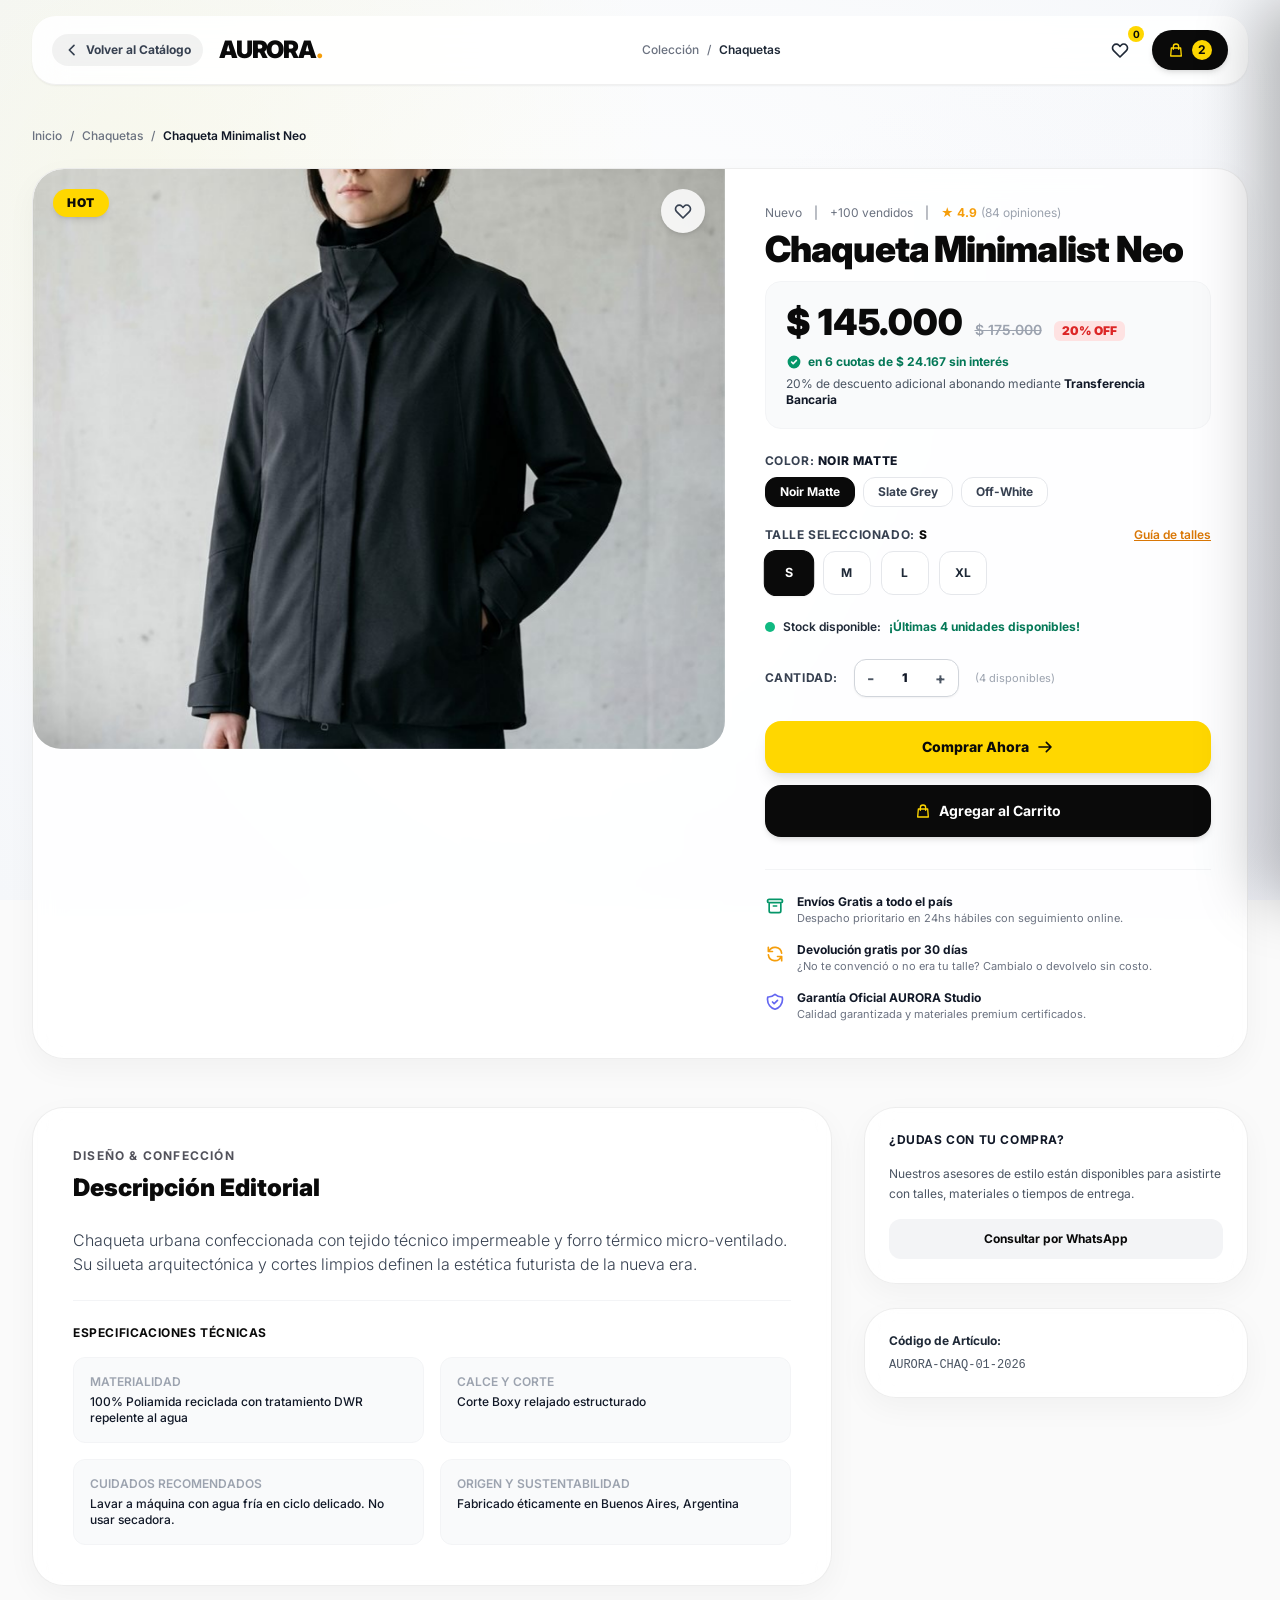
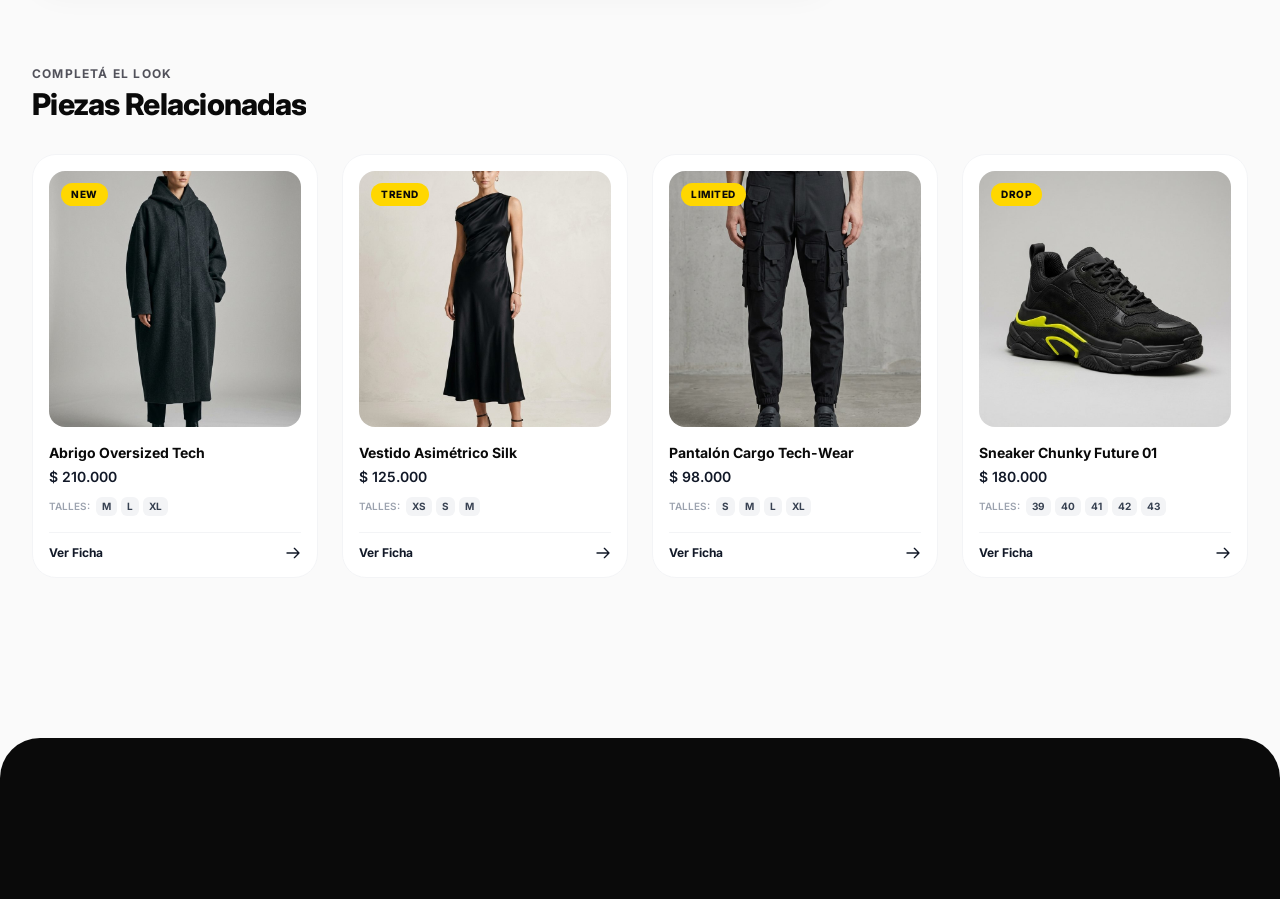
<file: producto.html>
<!DOCTYPE html>
<html lang="es" class="scroll-smooth">
<head>
    <meta charset="UTF-8">
    <meta name="viewport" content="width=device-width, initial-scale=1.0">
    <meta name="description" content="Detalle de prenda exclusiva AURORA Studio — Sastrería urbana contemporánea, materiales técnicos sostenibles y envío a todo el país.">
    <meta name="theme-color" content="#0A0A0A">
    <title id="page-title">Producto // AURORA Future Urban Fashion</title>
    <!-- Tailwind estático precompilado (elimina el runtime JIT de cdn.tailwindcss.com en producción) -->
    <link rel="stylesheet" href="tailwind_producto.css">
    <!-- Fuentes: preconexión temprana + Inter variable (1 archivo para todos los pesos 300–900) -->
    <!-- Optimización de Red y Recursos Críticos -->
    <link rel="preconnect" href="https://images.unsplash.com">
    <link rel="dns-prefetch" href="https://images.unsplash.com">
    <link rel="preconnect" href="https://fonts.googleapis.com">
    <link rel="preconnect" href="https://fonts.gstatic.com" crossorigin>
    <link rel="stylesheet" href="https://fonts.googleapis.com/css2?family=Inter:wght@300..900&display=swap">
    <style>
        
        * {
            box-sizing: border-box;
            -webkit-tap-highlight-color: transparent;
        }

        html {
            scroll-padding-top: 76px;
        }

        body {
            font-family: 'Inter', sans-serif;
            background-color: #FAFAFA;
            color: #0A0A0A;
            overflow-x: hidden;
            max-width: 100%;
        }

        /* Optimización de Rendering */
        .cv-auto {
            content-visibility: auto;
            contain-intrinsic-size: 1px 500px;
        }

        .aurora-mesh {
            position: fixed;
            top: 0;
            left: 0;
            width: 100vw;
            height: 100vh;
            z-index: -1;
            background: 
                radial-gradient(circle at 10% 20%, rgba(255, 230, 0, 0.06) 0%, transparent 40%),
                radial-gradient(circle at 90% 80%, rgba(200, 200, 255, 0.10) 0%, transparent 50%),
                radial-gradient(circle at 50% 50%, rgba(255, 255, 255, 1) 0%, rgba(245, 247, 250, 1) 100%);
        }

        .glass-panel {
            background: rgba(255, 255, 255, 0.85);
            backdrop-filter: blur(14px);
            -webkit-backdrop-filter: blur(14px);
            border: 1px solid rgba(0, 0, 0, 0.07);
            box-shadow: 0 10px 30px 0 rgba(0, 0, 0, 0.04);
        }

        .glass-nav {
            background: rgba(255, 255, 255, 0.88);
            backdrop-filter: blur(16px);
            -webkit-backdrop-filter: blur(16px);
            border-bottom: 1px solid rgba(0, 0, 0, 0.06);
        }

        .gallery-main-img {
            transition: transform 0.35s ease;
        }
        .gallery-main-container:hover .gallery-main-img {
            transform: scale(1.08);
        }

        /* Animaciones de entrada editorial y microinteracciones al click (60 FPS GPU) */
        @keyframes productEnter {
            from {
                opacity: 0;
                transform: translate3d(0, 22px, 0);
            }
            to {
                opacity: 1;
                transform: translate3d(0, 0, 0);
            }
        }
        @keyframes prodImgMaskIn {
            from {
                clip-path: inset(6% 0 0 0);
                opacity: 0;
            }
            to {
                clip-path: inset(0 0 0 0);
                opacity: 1;
            }
        }
        @keyframes prodImgZoomSettle {
            from { transform: scale3d(1.06, 1.06, 1); }
            to { transform: scale3d(1, 1, 1); }
        }
        @keyframes heartPop {
            0% { transform: scale3d(1, 1, 1); }
            45% { transform: scale3d(1.24, 1.24, 1); }
            100% { transform: scale3d(1, 1, 1); }
        }
        main > nav {
            animation: productEnter 0.45s cubic-bezier(0.16, 1, 0.3, 1) both;
        }
        main > .glass-panel {
            animation: productEnter 0.58s cubic-bezier(0.16, 1, 0.3, 1) 0.05s both;
        }
        .gallery-main-container {
            animation: prodImgMaskIn 0.78s cubic-bezier(0.16, 1, 0.3, 1) 0.08s both;
        }
        .gallery-main-img {
            animation: prodImgZoomSettle 0.92s cubic-bezier(0.16, 1, 0.3, 1) 0.08s both;
            transition: transform 0.35s ease, opacity 0.22s ease;
        }
        .gallery-main-img.is-swapping {
            opacity: 0.25;
            transform: scale3d(1.03, 1.03, 1);
        }
        .word-reveal-mask {
            display: inline-block;
            overflow: hidden;
            vertical-align: bottom;
            padding-bottom: 0.08em;
            margin-bottom: -0.08em;
        }
        .word-reveal-item {
            display: inline-block;
            transform: translate3d(0, 112%, 0);
            opacity: 0;
            transition:
                transform 0.68s cubic-bezier(0.16, 1, 0.3, 1) calc(var(--word-i, 0) * 65ms),
                opacity 0.5s ease calc(var(--word-i, 0) * 65ms);
            will-change: transform, opacity;
        }
        .prod-word-reveal.is-in .word-reveal-item {
            transform: translate3d(0, 0, 0);
            opacity: 1;
        }
        .prod-fade-up {
            opacity: 0;
            transform: translate3d(0, 22px, 0);
            transition:
                opacity 0.65s cubic-bezier(0.16, 1, 0.3, 1) calc(var(--stagger, 0) * 65ms),
                transform 0.72s cubic-bezier(0.16, 1, 0.3, 1) calc(var(--stagger, 0) * 65ms);
            will-change: opacity, transform;
        }
        .prod-fade-up.is-in {
            opacity: 1;
            transform: translate3d(0, 0, 0);
        }
        #product-fav-toggle.is-popping {
            animation: heartPop 0.34s cubic-bezier(0.16, 1, 0.3, 1);
        }
        #size-options button:active,
        #color-options button:active,
        #related-products-grid > a:active {
            transform: scale3d(0.96, 0.96, 1) !important;
        }
        @media (prefers-reduced-motion: reduce) {
            main > nav, main > .glass-panel, .gallery-main-container, .gallery-main-img, #product-fav-toggle.is-popping {
                animation: none !important;
                opacity: 1 !important;
                transform: none !important;
                clip-path: none !important;
            }
            .word-reveal-item, .prod-fade-up {
                opacity: 1 !important;
                transform: none !important;
                transition: none !important;
            }
        }

        /* Ficha principal: imagen superior full-bleed con base inferior redondeada */
        .product-hero-card {
            padding: 0 !important;
            overflow: hidden;
        }
        .product-hero-grid {
            gap: 0 !important;
        }
        .product-gallery-col {
            gap: 0.75rem;
        }
        .product-hero-card .gallery-main-container {
            width: 100%;
            border: 0 !important;
            border-top-left-radius: 0 !important;
            border-top-right-radius: 0 !important;
            border-bottom-left-radius: 24px !important;
            border-bottom-right-radius: 24px !important;
        }
        .product-hero-card #gallery-thumbnails {
            padding: 0.75rem 1rem 0;
        }
        .product-info-col {
            padding: 1.25rem 1.15rem 1.5rem;
        }
        @media (min-width: 640px) {
            .product-hero-card .gallery-main-container {
                border-bottom-left-radius: 28px !important;
                border-bottom-right-radius: 28px !important;
            }
            .product-hero-card #gallery-thumbnails {
                padding: 1rem 0 1rem 1.25rem;
            }
            .product-info-col {
                padding: 1.75rem 2rem 2rem;
            }
        }
        @media (min-width: 1024px) {
            .product-hero-grid {
                gap: 2.5rem !important;
            }
            .product-info-col {
                padding: 2.25rem 2.25rem 2.25rem 0;
            }
        }

        /* ——— Mobile-First Spacing & Layout Refinements ——— */
        .back-label-long { display: none; }
        @media (min-width: 480px) {
            .back-label-long { display: inline; }
        }
        @media (max-width: 639px) {
            header > div {
                padding: 0.65rem 0.85rem 0 !important;
            }
            header nav.glass-nav {
                padding: 0.6rem 0.85rem !important;
                border-radius: 20px !important;
            }
            main {
                padding: 5.5rem 0.85rem 3rem !important;
            }
            main > nav {
                margin-bottom: 1rem !important;
            }
            main .glass-panel:not(.product-hero-card) {
                padding: 1.1rem !important;
                border-radius: 24px !important;
                margin-bottom: 1.5rem !important;
            }
            main .product-hero-card {
                border-radius: 24px !important;
                margin-bottom: 1.5rem !important;
            }
            .gallery-main-container {
                height: 380px !important;
            }
            #related-products-grid {
                grid-template-columns: repeat(2, minmax(0, 1fr)) !important;
                gap: 0.75rem !important;
            }
            main > section.mt-20 {
                margin-top: 2.5rem !important;
            }
            footer {
                margin-top: 2.5rem !important;
                padding-top: 2.25rem !important;
                padding-bottom: max(2rem, env(safe-area-inset-bottom)) !important;
                border-top-left-radius: 28px !important;
                border-top-right-radius: 28px !important;
            }
            #cart-items-container {
                padding: 1rem !important;
            }
            #cart-footer {
                padding: 1rem 1rem max(1.15rem, env(safe-area-inset-bottom)) !important;
            }
            #toast-notification {
                left: 1rem !important;
                right: 1rem !important;
                bottom: max(1rem, env(safe-area-inset-bottom)) !important;
                justify-content: center;
                padding: 0.8rem 1rem !important;
            }
        }

        /* ——— Carrito: drawer accesible, sin depender de utilities ausentes del CSS congelado ——— */
        .cart-overlay {
            position: fixed;
            inset: 0;
            z-index: 50;
            background: rgba(10, 10, 10, 0.62);
            backdrop-filter: blur(3px);
            -webkit-backdrop-filter: blur(3px);
            opacity: 0;
            pointer-events: none;
            transition: opacity 0.3s ease;
        }
        .cart-overlay.is-open { opacity: 1; pointer-events: auto; }

        .cart-drawer {
            position: fixed;
            top: 0;
            right: 0;
            z-index: 51;
            display: flex;
            flex-direction: column;
            width: 100%;
            max-width: 440px;
            height: 100vh;
            height: 100dvh;
            overflow: hidden;
            background: #FFFFFF;
            border-radius: 24px 0 0 24px;
            box-shadow: -24px 0 60px rgba(0, 0, 0, 0.25);
            transform: translate3d(100%, 0, 0);
            transition: transform 0.34s cubic-bezier(0.22, 0.78, 0.32, 1);
            will-change: transform;
        }
        .cart-drawer.is-open { transform: translate3d(0, 0, 0); }

        .cart-header {
            flex: 0 0 auto;
            display: flex;
            align-items: center;
            justify-content: space-between;
            gap: 0.75rem;
            padding: max(1rem, env(safe-area-inset-top)) 1.25rem 1rem;
            border-bottom: 1px solid #F4F4F5;
            background: #FAFAFA;
        }
        .cart-header-left { display: flex; align-items: center; gap: 0.6rem; min-width: 0; }
        .cart-header-icon {
            flex: 0 0 34px;
            width: 34px;
            height: 34px;
            display: grid;
            place-items: center;
            border-radius: 12px;
            background: #0A0A0A;
            color: #FFD700;
        }
        .cart-header-icon svg { width: 18px; height: 18px; }
        .cart-title {
            margin: 0;
            font-size: 1.05rem;
            font-weight: 900;
            letter-spacing: -0.02em;
            color: #0A0A0A;
            white-space: nowrap;
        }
        .cart-count-pill {
            min-width: 22px;
            height: 22px;
            padding: 0 0.45rem;
            display: grid;
            place-items: center;
            border-radius: 999px;
            background: #FFD700;
            color: #0A0A0A;
            font-size: 0.72rem;
            font-weight: 800;
        }
        .cart-close {
            flex: 0 0 36px;
            width: 36px;
            height: 36px;
            display: grid;
            place-items: center;
            border: 0;
            border-radius: 999px;
            background: #F4F4F5;
            color: #3F3F46;
            cursor: pointer;
            transition: background 0.2s ease, transform 0.2s ease;
        }
        .cart-close:hover { background: #E4E4E7; }
        .cart-close:active { transform: scale(0.94); }
        .cart-close svg { width: 18px; height: 18px; }

        #cart-items-container {
            flex: 1 1 auto;
            min-height: 0;
            display: flex;
            flex-direction: column;
            gap: 0.75rem;
            overflow-y: auto;
            overscroll-behavior: contain;
            padding: 1rem 1.25rem 1.25rem;
            background: #FFFFFF;
            scrollbar-width: thin;
        }
        #cart-items-container.hidden,
        #cart-empty-state.hidden,
        #cart-footer.hidden { display: none !important; }

        .cart-row {
            position: relative;
            display: flex;
            align-items: flex-start;
            gap: 0.75rem;
            padding: 0.75rem;
            border: 1px solid #F4F4F5;
            border-radius: 18px;
            background: #FAFAFA;
            box-shadow: 0 1px 2px rgba(0, 0, 0, 0.03);
        }
        .cart-thumb {
            flex: 0 0 64px;
            width: 64px;
            height: 64px;
            border-radius: 12px;
            overflow: hidden;
            background: #E4E4E7;
        }
        .cart-thumb img {
            display: block;
            width: 100%;
            height: 100%;
            object-fit: cover;
        }
        .cart-row-info { flex: 1 1 auto; min-width: 0; padding-right: 1.5rem; }
        .cart-row-name {
            margin: 0 0 0.3rem;
            font-size: 0.82rem;
            font-weight: 800;
            line-height: 1.25;
            color: #0A0A0A;
            white-space: nowrap;
            overflow: hidden;
            text-overflow: ellipsis;
        }
        .cart-row-meta { display: flex; align-items: center; gap: 0.4rem; flex-wrap: wrap; }
        .cart-price { font-size: 0.8rem; font-weight: 700; color: #18181B; }
        .cart-size-chip {
            display: inline-flex;
            align-items: center;
            padding: 0.1rem 0.45rem;
            border-radius: 999px;
            background: #E4E4E7;
            color: #3F3F46;
            font-size: 0.68rem;
            font-weight: 800;
        }
        .cart-qty-row { display: flex; align-items: center; gap: 0.5rem; margin-top: 0.6rem; }
        .cart-qty-btn {
            flex: 0 0 26px;
            width: 26px;
            height: 26px;
            display: grid;
            place-items: center;
            border: 1px solid #E4E4E7;
            border-radius: 8px;
            background: #FFFFFF;
            color: #18181B;
            font-size: 0.9rem;
            font-weight: 800;
            line-height: 1;
            cursor: pointer;
            transition: background 0.2s ease, border-color 0.2s ease, transform 0.2s ease;
        }
        .cart-qty-btn:hover { background: #FFD700; border-color: #FFD700; }
        .cart-qty-btn:active { transform: scale(0.92); }
        .cart-qty-val { min-width: 1rem; text-align: center; font-size: 0.78rem; font-weight: 800; color: #18181B; }
        .cart-row-subtotal {
            margin-left: auto;
            font-size: 0.82rem;
            font-weight: 900;
            color: #0A0A0A;
            white-space: nowrap;
        }
        .cart-remove {
            position: absolute;
            top: 0.55rem;
            right: 0.55rem;
            width: 28px;
            height: 28px;
            display: grid;
            place-items: center;
            border: 0;
            border-radius: 999px;
            background: transparent;
            color: #A1A1AA;
            cursor: pointer;
            transition: color 0.2s ease, background 0.2s ease;
        }
        .cart-remove:hover { color: #DC2626; background: #FEE2E2; }
        .cart-remove svg { width: 15px; height: 15px; }

        #cart-empty-state {
            flex: 1 1 auto;
            display: flex;
            flex-direction: column;
            align-items: center;
            justify-content: center;
            gap: 0.25rem;
            padding: 2rem 1.5rem;
            text-align: center;
        }
        .cart-empty-icon {
            width: 80px;
            height: 80px;
            margin-bottom: 1rem;
            display: grid;
            place-items: center;
            border-radius: 999px;
            background: #F4F4F5;
            color: #A1A1AA;
        }
        .cart-empty-icon svg { width: 36px; height: 36px; }
        .cart-empty-title { margin: 0; font-size: 1.05rem; font-weight: 800; color: #27272A; }
        .cart-empty-copy { margin: 0 0 1.25rem; max-width: 19rem; font-size: 0.78rem; line-height: 1.5; color: #71717A; }
        .cart-empty-cta {
            display: inline-flex;
            align-items: center;
            justify-content: center;
            padding: 0.8rem 1.4rem;
            border-radius: 14px;
            background: #0A0A0A;
            color: #FFFFFF;
            font-size: 0.78rem;
            font-weight: 800;
            text-decoration: none;
            transition: background 0.2s ease, transform 0.2s ease;
        }
        .cart-empty-cta:hover { background: #27272A; }
        .cart-empty-cta:active { transform: scale(0.97); }

        #cart-footer {
            flex: 0 0 auto;
            display: flex;
            flex-direction: column;
            gap: 0.85rem;
            padding: 1rem 1.25rem max(1rem, env(safe-area-inset-bottom));
            border-top: 1px solid #E4E4E7;
            background: #FAFAFA;
        }
        .cart-summary { display: flex; flex-direction: column; gap: 0.35rem; font-size: 0.82rem; color: #52525B; }
        .cart-summary-line { display: flex; align-items: center; justify-content: space-between; gap: 1rem; }
        .cart-summary-line strong { color: #18181B; font-weight: 800; }
        .cart-free-shipping { color: #16A34A; font-weight: 800; }
        .cart-summary-total {
            margin-top: 0.15rem;
            padding-top: 0.55rem;
            border-top: 1px solid #E4E4E7;
            font-size: 1rem;
            font-weight: 900;
            color: #0A0A0A;
        }
        .cart-actions { display: flex; gap: 0.6rem; }
        .cart-clear-btn {
            flex: 0 0 auto;
            padding: 0.75rem 1rem;
            border: 1px solid #E4E4E7;
            border-radius: 14px;
            background: #FFFFFF;
            color: #3F3F46;
            font-size: 0.75rem;
            font-weight: 800;
            cursor: pointer;
            transition: background 0.2s ease;
        }
        .cart-clear-btn:hover { background: #F4F4F5; }
        .cart-checkout-btn {
            flex: 1 1 auto;
            min-height: 48px;
            display: inline-flex;
            align-items: center;
            justify-content: center;
            gap: 0.5rem;
            border: 0;
            border-radius: 14px;
            background: #FFD700;
            color: #0A0A0A;
            font-size: 0.85rem;
            font-weight: 900;
            cursor: pointer;
            box-shadow: 0 8px 20px rgba(255, 215, 0, 0.28);
            transition: background 0.2s ease, transform 0.2s ease;
        }
        .cart-checkout-btn:hover { background: #FFE04D; }
        .cart-checkout-btn:active { transform: scale(0.98); }
        .cart-checkout-btn svg { width: 16px; height: 16px; }
        .cart-note { margin: 0; text-align: center; font-size: 0.68rem; line-height: 1.4; color: #A1A1AA; }

        @keyframes cartRowIn {
            from { opacity: 0; transform: translate3d(16px, 0, 0); }
            to { opacity: 1; transform: translate3d(0, 0, 0); }
        }
        .cart-row-enter { animation: cartRowIn 0.36s cubic-bezier(0.16, 1, 0.3, 1) calc(var(--row-i, 0) * 45ms) both; }

        @media (max-width: 380px) {
            .cart-header { padding-left: 1rem; padding-right: 1rem; }
            #cart-items-container { padding-left: 1rem; padding-right: 1rem; }
            #cart-footer { padding-left: 1rem; padding-right: 1rem; }
            .cart-row { gap: 0.6rem; padding: 0.65rem; }
            .cart-thumb { flex-basis: 56px; width: 56px; height: 56px; }
            .cart-row-subtotal { font-size: 0.75rem; }
            .cart-clear-btn { padding: 0.75rem 0.8rem; }
        }

        @media (prefers-reduced-motion: reduce) {
            .cart-drawer, .cart-overlay { transition: none; }
            .cart-row-enter { animation: none; }
        }

        /* Scrollbar personalizado */
        ::-webkit-scrollbar {
            width: 6px;
            height: 6px;
        }
        ::-webkit-scrollbar-track {
            background: #F1F1F1;
        }
        ::-webkit-scrollbar-thumb {
            background: #D1D5DB;
            border-radius: 9999px;
        }
        ::-webkit-scrollbar-thumb:hover {
            background: #9CA3AF;
        }
    </style>
</head>
<body class="relative min-h-screen antialiased text-brand-black">

    <div class="aurora-mesh"></div>

    <!-- 1. HEADER Y NAVEGACIÓN -->
    <header class="fixed top-0 left-0 w-full z-40 transition-all duration-300">
        <div class="max-w-7xl mx-auto px-4 sm:px-6 lg:px-8 pt-3 sm:pt-4">
            <nav class="glass-nav rounded-3xl px-5 py-3.5 flex items-center justify-between shadow-sm">
                <!-- Botón Volver + Logo -->
                <div class="flex items-center space-x-4">
                    <a href="index.html" class="flex items-center space-x-1.5 text-xs font-bold text-gray-700 hover:text-brand-black bg-black/5 hover:bg-black/10 px-3 py-2 rounded-full transition-all">
                        <svg class="w-4 h-4" fill="none" stroke="currentColor" viewBox="0 0 24 24"><path stroke-linecap="round" stroke-linejoin="round" stroke-width="2.5" d="M15 19l-7-7 7-7"></path></svg>
                        <span>Volver<span class="back-label-long"> al Catálogo</span></span>
                    </a>
                    <a href="index.html" class="text-xl sm:text-2xl font-black tracking-tighter uppercase text-brand-black">
                        AURORA<span class="text-amber-500">.</span>
                    </a>
                </div>

                <!-- Breadcrumb rápido en desktop -->
                <div class="hidden lg:flex items-center space-x-2 text-xs font-medium text-gray-500" id="header-breadcrumb">
                    <span>Colección</span>
                    <span>/</span>
                    <span id="breadcrumb-category-nav" class="text-gray-800 font-semibold">Prendas</span>
                </div>

                <!-- Carrito y Wishlist -->
                <div class="flex items-center space-x-3">
                    <button id="fav-btn" class="p-2.5 rounded-full hover:bg-black/5 transition-colors relative" aria-label="Favoritos">
                        <svg class="w-5 h-5 text-gray-800" fill="none" stroke="currentColor" viewBox="0 0 24 24"><path stroke-linecap="round" stroke-linejoin="round" stroke-width="2" d="M4.318 6.318a4.5 4.5 0 000 6.364L12 20.364l7.682-7.682a4.5 4.5 0 00-6.364-6.364L12 7.636l-1.318-1.318a4.5 4.5 0 00-6.364 0z"></path></svg>
                        <span id="fav-count" class="absolute -top-1 -right-1 w-4 h-4 bg-brand-yellow text-[10px] font-bold text-brand-black rounded-full flex items-center justify-center ring-2 ring-white">0</span>
                    </button>
                    <button id="cart-btn" class="flex items-center space-x-2 bg-brand-black text-white px-4 py-2.5 rounded-full text-sm font-semibold hover:bg-gray-800 transition-all shadow-md active:scale-95" aria-label="Ver Carrito">
                        <svg class="w-4 h-4 text-brand-yellow" fill="none" stroke="currentColor" viewBox="0 0 24 24"><path stroke-linecap="round" stroke-linejoin="round" stroke-width="2" d="M16 11V7a4 4 0 00-8 0v4M5 9h14l1 12H4L5 9z"></path></svg>
                        <span id="cart-count" class="bg-brand-yellow text-brand-black px-1.5 py-0.5 rounded-full text-xs font-bold">0</span>
                    </button>
                </div>
            </nav>
        </div>
    </header>

    <!-- 2. CONTENIDO PRINCIPAL PRODUCT VIEW -->
    <main class="max-w-7xl mx-auto px-4 sm:px-6 lg:px-8 pt-28 sm:pt-32 pb-20">

        <!-- Breadcrumbs -->
        <nav class="flex items-center space-x-2 text-xs font-medium text-gray-500 mb-6">
            <a href="index.html" class="hover:text-brand-black transition-colors">Inicio</a>
            <span>/</span>
            <a href="index.html#categorias" id="breadcrumb-category-link" class="hover:text-brand-black transition-colors">Categorías</a>
            <span>/</span>
            <span id="breadcrumb-product-name" class="text-gray-900 font-semibold truncate max-w-xs sm:max-w-md">Cargando prenda...</span>
        </nav>

        <!-- Bloque Principal Ficha de Producto (Mercado Libre Style Pro) -->
        <div class="glass-panel product-hero-card rounded-[32px] p-6 sm:p-10 shadow-xl mb-12">
            <div class="grid grid-cols-1 lg:grid-cols-12 gap-8 lg:gap-12 product-hero-grid">
                
                <!-- GALERÍA DE IMÁGENES (Columnas 1-7) -->
                <div class="lg:col-span-7 flex flex-col-reverse sm:flex-row gap-4 sm:gap-6 product-gallery-col">
                    <!-- Tiras de Miniaturas -->
                    <div class="flex sm:flex-col gap-3 overflow-x-auto sm:overflow-visible shrink-0" id="gallery-thumbnails">
                        <!-- Miniaturas inyectadas por JS -->
                    </div>

                    <!-- Imagen Principal Grande con Zoom al Hover -->
                    <div class="gallery-main-container relative flex-1 h-[420px] sm:h-[580px] rounded-3xl overflow-hidden bg-gray-100 flex items-center justify-center cursor-crosshair border border-gray-100">
                        <span id="product-badge" class="absolute top-5 left-5 z-20 bg-brand-yellow text-brand-black text-xs font-black px-3.5 py-1.5 rounded-full uppercase tracking-wider shadow-md">HOT</span>
                        <button id="product-fav-toggle" onclick="toggleProductWishlist()" class="absolute top-5 right-5 z-20 w-11 h-11 rounded-full bg-white/85 backdrop-blur-md flex items-center justify-center text-gray-700 hover:text-red-500 shadow-md hover:scale-110 active:scale-95 transition-all" aria-label="Guardar en Favoritos">
                            <svg id="product-fav-icon" class="w-5 h-5 text-gray-700" fill="none" stroke="currentColor" viewBox="0 0 24 24"><path stroke-linecap="round" stroke-linejoin="round" stroke-width="2" d="M4.318 6.318a4.5 4.5 0 000 6.364L12 20.364l7.682-7.682a4.5 4.5 0 00-6.364-6.364L12 7.636l-1.318-1.318a4.5 4.5 0 00-6.364 0z"></path></svg>
                        </button>
                        <img id="main-product-img" src="" alt="Prenda AURORA" class="gallery-main-img w-full h-full object-cover" fetchpriority="high" decoding="async">
                    </div>
                </div>

                <!-- COLUMNA COMERCIAL / DETALLES DE COMPRA (Columnas 8-12) -->
                <div class="lg:col-span-5 flex flex-col justify-between space-y-6 product-info-col">
                    <div>
                        <!-- Condición, Ventas y Reseñas -->
                        <div class="flex items-center space-x-3 text-xs text-gray-500 mb-2">
                            <span>Nuevo</span>
                            <span>|</span>
                            <span>+100 vendidos</span>
                            <span>|</span>
                            <div class="flex items-center text-amber-500 font-bold">
                                <span id="product-rating-val">★ 4.9</span>
                                <span class="text-gray-400 font-normal ml-1" id="reviews-count">(84 opiniones)</span>
                            </div>
                        </div>

                        <!-- Título del Producto -->
                        <h1 id="product-title" class="text-2xl sm:text-4xl font-black tracking-tight text-brand-black leading-tight mb-3">
                            Cargando producto...
                        </h1>

                        <!-- Bloque de Precios y Descuento -->
                        <div class="bg-gray-50 rounded-2xl p-4 sm:p-5 border border-gray-100 mb-6">
                            <div class="flex items-baseline space-x-3">
                                <span id="product-price" class="text-3xl sm:text-4xl font-black text-brand-black">$0</span>
                                <span id="product-original-price" class="text-sm font-semibold text-gray-400 line-through">$0</span>
                                <span class="bg-red-100 text-red-600 text-xs font-black px-2 py-0.5 rounded-md">20% OFF</span>
                            </div>
                            
                            <!-- Beneficios de Financiación -->
                            <div class="mt-3 space-y-1.5 text-xs">
                                <p class="text-emerald-700 font-bold flex items-center space-x-1.5">
                                    <svg class="w-4 h-4 text-emerald-600 shrink-0" fill="currentColor" viewBox="0 0 20 20"><path fill-rule="evenodd" d="M10 18a8 8 0 100-16 8 8 0 000 16zm3.707-9.293a1 1 0 00-1.414-1.414L9 10.586 7.707 9.293a1 1 0 00-1.414 1.414l2 2a1 1 0 001.414 0l4-4z" clip-rule="evenodd"></path></svg>
                                    <span id="installments-text">en 6 cuotas de $0 sin interés</span>
                                </p>
                                <p class="text-gray-600">
                                    20% de descuento adicional abonando mediante <strong class="text-gray-900">Transferencia Bancaria</strong>
                                </p>
                            </div>
                        </div>

                        <!-- Selector de Color / Variante -->
                        <div class="mb-5">
                            <span class="block text-xs font-bold uppercase tracking-wider text-gray-700 mb-2">Color: <strong id="selected-color-name" class="text-gray-900 font-extrabold">Seleccionar</strong></span>
                            <div class="flex items-center space-x-2" id="color-options">
                                <!-- Colores inyectados dinámicamente -->
                            </div>
                        </div>

                        <!-- Selector de Talle Interactivo -->
                        <div class="mb-6">
                            <div class="flex items-center justify-between mb-2">
                                <span class="text-xs font-bold uppercase tracking-wider text-gray-700">Talle Seleccionado: <strong id="selected-size-label" class="text-brand-black font-extrabold">-</strong></span>
                                <button onclick="openSizeGuideModal()" class="text-xs font-semibold text-amber-600 hover:text-amber-700 underline">Guía de talles</button>
                            </div>
                            <div class="flex flex-wrap gap-2.5" id="size-options">
                                <!-- Talles inyectados por JS -->
                            </div>
                        </div>

                        <!-- Stock Disponible -->
                        <div class="flex items-center space-x-2 text-xs font-semibold mb-6">
                            <span class="w-2.5 h-2.5 rounded-full bg-emerald-500 animate-pulse"></span>
                            <span class="text-gray-800">Stock disponible:</span>
                            <span id="stock-count-text" class="text-emerald-700 font-bold">¡Últimas unidades!</span>
                        </div>

                        <!-- Selector de Cantidad -->
                        <div class="flex items-center space-x-4 mb-6">
                            <span class="text-xs font-bold uppercase tracking-wider text-gray-700">Cantidad:</span>
                            <div class="flex items-center border border-gray-300 rounded-xl bg-white shadow-sm">
                                <button onclick="changeDetailQty(-1)" class="px-3 py-1.5 text-gray-600 hover:bg-gray-100 rounded-l-xl font-bold transition-colors">-</button>
                                <span id="detail-qty" class="px-4 py-1.5 text-xs font-black text-gray-900">1</span>
                                <button onclick="changeDetailQty(1)" class="px-3 py-1.5 text-gray-600 hover:bg-gray-100 rounded-r-xl font-bold transition-colors">+</button>
                            </div>
                            <span class="text-[11px] text-gray-400" id="stock-units-helper">(4 disponibles)</span>
                        </div>

                        <!-- Botones de Acción (Comprar Ahora / Agregar al Carrito) -->
                        <div class="space-y-3">
                            <button onclick="buyNowCurrentProduct()" class="w-full bg-brand-yellow hover:bg-brand-yellowHover text-brand-black font-extrabold py-4 rounded-2xl text-sm transition-all shadow-lg active:scale-95 flex items-center justify-center space-x-2">
                                <span>Comprar Ahora</span>
                                <svg class="w-4 h-4" fill="none" stroke="currentColor" viewBox="0 0 24 24"><path stroke-linecap="round" stroke-linejoin="round" stroke-width="2.5" d="M14 5l7 7m0 0l-7 7m7-7H3"></path></svg>
                            </button>
                            <button onclick="addCurrentProductToCart()" class="w-full bg-brand-black hover:bg-gray-800 text-white font-bold py-4 rounded-2xl text-sm transition-all shadow-md active:scale-95 flex items-center justify-center space-x-2">
                                <svg class="w-4 h-4 text-brand-yellow" fill="none" stroke="currentColor" viewBox="0 0 24 24"><path stroke-linecap="round" stroke-linejoin="round" stroke-width="2" d="M16 11V7a4 4 0 00-8 0v4M5 9h14l1 12H4L5 9z"></path></svg>
                                <span>Agregar al Carrito</span>
                            </button>
                        </div>

                        <!-- Beneficios de Confianza Mercado Libre Style -->
                        <div class="mt-8 pt-6 border-t border-gray-100 space-y-4 text-xs text-gray-600">
                            <div class="flex items-start space-x-3">
                                <svg class="w-5 h-5 text-emerald-600 shrink-0 mt-0.5" fill="none" stroke="currentColor" viewBox="0 0 24 24"><path stroke-linecap="round" stroke-linejoin="round" stroke-width="2" d="M5 8h14M5 8a2 2 0 110-4h14a2 2 0 110 4M5 8v10a2 2 0 002 2h10a2 2 0 002-2V8m-9 4h4"></path></svg>
                                <div>
                                    <p class="font-bold text-gray-900">Envíos Gratis a todo el país</p>
                                    <p class="text-[11px] text-gray-500">Despacho prioritario en 24hs hábiles con seguimiento online.</p>
                                </div>
                            </div>
                            <div class="flex items-start space-x-3">
                                <svg class="w-5 h-5 text-amber-500 shrink-0 mt-0.5" fill="none" stroke="currentColor" viewBox="0 0 24 24"><path stroke-linecap="round" stroke-linejoin="round" stroke-width="2" d="M4 4v5h.582m15.356 2A8.001 8.001 0 004.582 9m0 0H9m11 11v-5h-.581m0 0a8.003 8.003 0 01-15.357-2m15.357 2H15"></path></svg>
                                <div>
                                    <p class="font-bold text-gray-900">Devolución gratis por 30 días</p>
                                    <p class="text-[11px] text-gray-500">¿No te convenció o no era tu talle? Cambialo o devolvelo sin costo.</p>
                                </div>
                            </div>
                            <div class="flex items-start space-x-3">
                                <svg class="w-5 h-5 text-indigo-500 shrink-0 mt-0.5" fill="none" stroke="currentColor" viewBox="0 0 24 24"><path stroke-linecap="round" stroke-linejoin="round" stroke-width="2" d="M9 12l2 2 4-4m5.618-4.016A11.955 11.955 0 0112 2.944a11.955 11.955 0 01-8.618 3.04A12.02 12.02 0 003 9c0 5.591 3.824 10.29 9 11.622 5.176-1.332 9-6.03 9-11.622 0-1.042-.133-2.052-.382-3.016z"></path></svg>
                                <div>
                                    <p class="font-bold text-gray-900">Garantía Oficial AURORA Studio</p>
                                    <p class="text-[11px] text-gray-500">Calidad garantizada y materiales premium certificados.</p>
                                </div>
                            </div>
                        </div>

                    </div>
                </div>

            </div>
        </div>

        <!-- 3. DESCRIPCIÓN EDITORIAL Y ESPECIFICACIONES TÉCNICAS -->
        <div class="grid grid-cols-1 lg:grid-cols-12 gap-8 mb-16">
            <div class="lg:col-span-8 glass-panel rounded-[32px] p-8 sm:p-10 space-y-6">
                <div>
                    <span class="text-xs font-bold tracking-widest uppercase mb-2 block" style="color: #52525B;">Diseño & Confección</span>
                    <h2 class="text-2xl font-black text-brand-black">Descripción Editorial</h2>
                </div>
                <p id="product-description" class="text-gray-700 text-sm sm:text-base leading-relaxed font-light">
                    <!-- Descripción inyectada por JS -->
                </p>

                <div class="border-t border-gray-100 pt-6">
                    <h3 class="text-base font-bold text-brand-black mb-4 uppercase tracking-wider text-xs">Especificaciones Técnicas</h3>
                    <div class="grid grid-cols-1 sm:grid-cols-2 gap-4 text-xs">
                        <div class="bg-gray-50 p-4 rounded-xl border border-gray-100">
                            <span class="block text-gray-400 font-semibold mb-1">MATERIALIDAD</span>
                            <span id="detail-material" class="font-medium text-gray-900">-</span>
                        </div>
                        <div class="bg-gray-50 p-4 rounded-xl border border-gray-100">
                            <span class="block text-gray-400 font-semibold mb-1">CALCE Y CORTE</span>
                            <span id="detail-fit" class="font-medium text-gray-900">-</span>
                        </div>
                        <div class="bg-gray-50 p-4 rounded-xl border border-gray-100">
                            <span class="block text-gray-400 font-semibold mb-1">CUIDADOS RECOMENDADOS</span>
                            <span id="detail-care" class="font-medium text-gray-900">-</span>
                        </div>
                        <div class="bg-gray-50 p-4 rounded-xl border border-gray-100">
                            <span class="block text-gray-400 font-semibold mb-1">ORIGEN Y SUSTENTABILIDAD</span>
                            <span id="detail-origin" class="font-medium text-gray-900">-</span>
                        </div>
                    </div>
                </div>
            </div>

            <!-- Columna lateral de ayuda rápida -->
            <div class="lg:col-span-4 space-y-6">
                <div class="glass-panel rounded-[32px] p-6 text-xs space-y-4">
                    <h4 class="font-bold uppercase tracking-wider text-gray-900">¿Dudas con tu compra?</h4>
                    <p class="text-gray-600 leading-relaxed">Nuestros asesores de estilo están disponibles para asistirte con talles, materiales o tiempos de entrega.</p>
                    <a href="https://wa.me/" target="_blank" class="block w-full text-center bg-gray-100 hover:bg-brand-black hover:text-white text-brand-black py-3 rounded-xl font-bold transition-colors">
                        Consultar por WhatsApp
                    </a>
                </div>
                <div class="glass-panel rounded-[32px] p-6 text-xs text-gray-500 space-y-2">
                    <p class="font-bold text-gray-800">Código de Artículo:</p>
                    <p id="product-sku" class="font-mono text-gray-600 text-xs">AURORA-ART-000</p>
                </div>
            </div>
        </div>

        <!-- 4. PRODUCTOS RELACIONADOS -->
        <section class="mt-20">
            <div class="flex items-end justify-between mb-8">
                <div>
                    <span class="text-xs font-bold tracking-widest uppercase mb-1 block" style="color: #52525B;">Completá el look</span>
                    <h2 class="text-2xl sm:text-3xl font-extrabold tracking-tight">Piezas Relacionadas</h2>
                </div>
            </div>
            <div class="grid grid-cols-1 sm:grid-cols-2 lg:grid-cols-4 gap-6" id="related-products-grid">
                <!-- Productos relacionados inyectados por JS -->
            </div>
        </section>

    </main>

    <!-- FOOTER -->
    <footer class="bg-brand-black text-white pt-16 pb-12 rounded-t-[40px] mt-20 cv-auto">
        <div class="max-w-7xl mx-auto px-4 sm:px-6 lg:px-8">
            <div class="flex flex-col sm:flex-row items-center justify-between text-xs text-gray-500 border-t border-white/10 pt-8">
                <p>&copy; 2026 AURORA Fashion Studio. Todos los derechos reservados.</p>
                <div class="flex space-x-6 mt-4 sm:mt-0">
                    <a href="index.html" class="hover:text-white transition-colors">Volver a la tienda</a>
                    <a href="#" class="hover:text-white transition-colors">Privacidad</a>
                    <a href="#" class="hover:text-white transition-colors">Términos de Uso</a>
                </div>
            </div>
        </div>
    </footer>

    <!-- MODAL GUÍA DE TALLES -->
    <div id="size-guide-modal" class="fixed inset-0 z-50 flex items-center justify-center p-4 bg-brand-black/60 backdrop-blur-md opacity-0 pointer-events-none transition-opacity duration-300">
        <div class="bg-white w-full max-w-xl rounded-3xl p-6 sm:p-8 shadow-2xl relative">
            <div class="flex items-center justify-between border-b pb-4 mb-4">
                <h3 class="font-black text-lg text-brand-black">Guía de Talles y Medidas</h3>
                <button onclick="closeSizeGuideModal()" class="p-1 rounded-full hover:bg-gray-100 text-gray-500">
                    <svg class="w-5 h-5" fill="none" stroke="currentColor" viewBox="0 0 24 24"><path stroke-linecap="round" stroke-linejoin="round" stroke-width="2" d="M6 18L18 6M6 6l12 12"></path></svg>
                </button>
            </div>
            <div class="overflow-x-auto text-xs">
                <table class="w-full text-left border-collapse">
                    <thead>
                        <tr class="border-b bg-gray-50 text-gray-700">
                            <th class="p-2.5 font-bold">Talle</th>
                            <th class="p-2.5 font-bold">Pecho (cm)</th>
                            <th class="p-2.5 font-bold">Cintura (cm)</th>
                            <th class="p-2.5 font-bold">Cadera (cm)</th>
                        </tr>
                    </thead>
                    <tbody class="divide-y divide-gray-100">
                        <tr><td class="p-2.5 font-bold">XS</td><td class="p-2.5">82-86</td><td class="p-2.5">62-66</td><td class="p-2.5">88-92</td></tr>
                        <tr><td class="p-2.5 font-bold">S</td><td class="p-2.5">86-90</td><td class="p-2.5">66-70</td><td class="p-2.5">92-96</td></tr>
                        <tr><td class="p-2.5 font-bold">M</td><td class="p-2.5">90-96</td><td class="p-2.5">70-76</td><td class="p-2.5">96-102</td></tr>
                        <tr><td class="p-2.5 font-bold">L</td><td class="p-2.5">96-102</td><td class="p-2.5">76-82</td><td class="p-2.5">102-108</td></tr>
                        <tr><td class="p-2.5 font-bold">XL</td><td class="p-2.5">102-110</td><td class="p-2.5">82-90</td><td class="p-2.5">108-116</td></tr>
                    </tbody>
                </table>
            </div>
            <p class="text-[11px] text-gray-400 mt-4">Medidas anatómicas en centímetros. Recomendamos elegir tu talle habitual para un corte fiel al modelo.</p>
        </div>
    </div>

    <!-- DRAWER LATERAL DE CARRITO (Slide-over Off-canvas Compartido) -->
    <div id="cart-drawer-overlay" class="cart-overlay" aria-hidden="true"></div>
    <aside id="cart-drawer" class="cart-drawer" role="dialog" aria-modal="true" aria-label="Carrito de compras" aria-hidden="true">
        <div class="cart-header">
            <div class="cart-header-left">
                <span class="cart-header-icon" aria-hidden="true">
                    <svg fill="none" stroke="currentColor" viewBox="0 0 24 24"><path stroke-linecap="round" stroke-linejoin="round" stroke-width="2" d="M16 11V7a4 4 0 00-8 0v4M5 9h14l1 12H4L5 9z"></path></svg>
                </span>
                <h3 class="cart-title">Tu Carrito</h3>
                <span id="drawer-cart-count" class="cart-count-pill" aria-label="Productos en el carrito">0</span>
            </div>
            <button id="close-drawer-btn" class="cart-close" type="button" aria-label="Cerrar carrito">
                <svg fill="none" stroke="currentColor" viewBox="0 0 24 24"><path stroke-linecap="round" stroke-linejoin="round" stroke-width="2" d="M6 18L18 6M6 6l12 12"></path></svg>
            </button>
        </div>

        <div id="cart-items-container" aria-live="polite"></div>

        <div id="cart-empty-state" class="hidden">
            <span class="cart-empty-icon" aria-hidden="true">
                <svg fill="none" stroke="currentColor" viewBox="0 0 24 24"><path stroke-linecap="round" stroke-linejoin="round" stroke-width="1.5" d="M16 11V7a4 4 0 00-8 0v4M5 9h14l1 12H4L5 9z"></path></svg>
            </span>
            <h4 class="cart-empty-title">Tu carrito está vacío</h4>
            <p class="cart-empty-copy">Explorá nuestras colecciones y descubrí piezas urbanas de edición limitada.</p>
            <a href="index.html" class="cart-empty-cta">Explorar Catálogo</a>
        </div>

        <div id="cart-footer" class="hidden">
            <div class="cart-summary">
                <div class="cart-summary-line"><span>Subtotal</span><strong id="cart-subtotal">$0</strong></div>
                <div class="cart-summary-line"><span>Envío</span><strong class="cart-free-shipping">¡GRATIS!</strong></div>
                <div class="cart-summary-line cart-summary-total"><span>Total estimado</span><strong id="cart-total">$0</strong></div>
            </div>
            <div class="cart-actions">
                <button type="button" class="cart-clear-btn" onclick="clearCart()">Vaciar</button>
                <button type="button" class="cart-checkout-btn" onclick="checkoutCart()">
                    <span>Finalizar compra</span>
                    <svg fill="none" stroke="currentColor" viewBox="0 0 24 24"><path stroke-linecap="round" stroke-linejoin="round" stroke-width="2.5" d="M14 5l7 7m0 0l-7 7m7-7H3"></path></svg>
                </button>
            </div>
            <p class="cart-note">Confirmás tu pedido por WhatsApp con envío y pago coordinados.</p>
        </div>
    </aside>

    <!-- Notificación Toast Flotante -->
    <div id="toast-notification" class="fixed bottom-6 right-6 z-50 bg-brand-black text-white px-6 py-3.5 rounded-2xl shadow-xl transform translate-y-20 opacity-0 transition-all duration-300 flex items-center space-x-3 pointer-events-none">
        <span class="w-2.5 h-2.5 rounded-full bg-brand-yellow animate-ping"></span>
        <span id="toast-text" class="text-sm font-semibold">Producto agregado al carrito</span>
    </div>

    <!-- SCRIPT DE DATOS Y COMPORTAMIENTO NATIVO -->
    <script src="products_data.js"></script>
    <script>
        let currentProduct = null;
        let selectedSize = null;
        let selectedQty = 1;
        let selectedColor = "";

        let CART = getStoredCart();
        let WISHLIST = getStoredWishlist();

        function initApp() {
            initProductPage();
            initCartUI();
            initDrawerEvents();
            initKeyboardShortcuts();
        }

        if (document.readyState === 'loading') {
            document.addEventListener('DOMContentLoaded', initApp);
        } else {
            initApp();
        }

        function getProductIdFromURL() {
            try {
                if (typeof URLSearchParams !== 'undefined') {
                    const params = new URLSearchParams(window.location.search);
                    const id = params.get('id');
                    if (id) return id;
                }
            } catch (e) {}
            const match = (window.location.search || '').match(/[?&]id=([^&]+)/);
            return match ? decodeURIComponent(match[1]) : "chaq-01";
        }

        function initProductPage() {
            const productId = getProductIdFromURL();
            currentProduct = PRODUCTS_DATA.find(p => p.id === productId) || PRODUCTS_DATA[0];

            // Título de la pestaña
            document.getElementById('page-title').textContent = `${currentProduct.name} // AURORA Studio`;

            // Breadcrumbs
            document.getElementById('breadcrumb-category-nav').textContent = currentProduct.category;
            document.getElementById('breadcrumb-category-link').textContent = currentProduct.category;
            document.getElementById('breadcrumb-category-link').href = `index.html#destacados`;
            document.getElementById('breadcrumb-product-name').textContent = currentProduct.name;

            // Galería de Imágenes
            const mainImg = document.getElementById('main-product-img');
            mainImg.src = currentProduct.images[0] || "https://placehold.co/800x1000/F0F0F0/0A0A0A?text=Aurora";
            mainImg.alt = currentProduct.name;

            const thumbnailsContainer = document.getElementById('gallery-thumbnails');
            thumbnailsContainer.innerHTML = "";
            if (currentProduct.images.length <= 1) {
                thumbnailsContainer.style.display = 'none';
            } else {
                thumbnailsContainer.style.display = '';
                currentProduct.images.forEach((imgUrl, idx) => {
                    const thumb = document.createElement('div');
                    thumb.className = `w-16 h-20 sm:w-20 sm:h-24 rounded-2xl overflow-hidden cursor-pointer border-2 transition-all shrink-0 ${idx === 0 ? 'border-brand-yellow shadow-md scale-95' : 'border-transparent opacity-70 hover:opacity-100'}`;
                    thumb.innerHTML = `<img src="${imgUrl}" alt="${currentProduct.name}" class="w-full h-full object-cover" loading="lazy" decoding="async">`;
                    thumb.addEventListener('click', () => {
                        mainImg.classList.add('is-swapping');
                        setTimeout(() => {
                            mainImg.src = imgUrl;
                            mainImg.classList.remove('is-swapping');
                        }, 130);
                        Array.from(thumbnailsContainer.children).forEach(c => {
                            c.className = "w-16 h-20 sm:w-20 sm:h-24 rounded-2xl overflow-hidden cursor-pointer border-2 border-transparent opacity-70 hover:opacity-100 transition-all shrink-0";
                        });
                        thumb.className = "w-16 h-20 sm:w-20 sm:h-24 rounded-2xl overflow-hidden cursor-pointer border-2 border-brand-yellow shadow-md scale-95 transition-all shrink-0";
                    });
                    thumbnailsContainer.appendChild(thumb);
                });
            }

            // Badge
            document.getElementById('product-badge').textContent = currentProduct.badge;

            // Info principal
            document.getElementById('product-title').textContent = currentProduct.name;
            const ratingVal = currentProduct.rating ? currentProduct.rating.toFixed(1) : "4.9";
            const ratingEl = document.getElementById('product-rating-val');
            if (ratingEl) ratingEl.textContent = `★ ${ratingVal}`;
            document.getElementById('reviews-count').textContent = `(${currentProduct.reviewsCount} opiniones)`;
            document.getElementById('product-price').textContent = formatMoney(currentProduct.price);
            document.getElementById('product-original-price').textContent = formatMoney(currentProduct.originalPrice);

            const installmentAmount = Math.round(currentProduct.price / 6);
            document.getElementById('installments-text').textContent = `en 6 cuotas de ${formatMoney(installmentAmount)} sin interés`;

            // Colores
            const colorContainer = document.getElementById('color-options');
            colorContainer.innerHTML = "";
            selectedColor = currentProduct.colors[0] || "Default";
            document.getElementById('selected-color-name').textContent = selectedColor;

            currentProduct.colors.forEach((col, idx) => {
                const colorBtn = document.createElement('button');
                colorBtn.className = `px-3.5 py-1.5 rounded-xl border text-xs font-bold transition-all ${idx === 0 ? 'bg-brand-black text-white border-brand-black shadow-sm' : 'bg-white text-gray-700 border-gray-200 hover:border-gray-400'}`;
                colorBtn.textContent = col;
                colorBtn.addEventListener('click', () => {
                    selectedColor = col;
                    document.getElementById('selected-color-name').textContent = col;
                    Array.from(colorContainer.children).forEach(b => {
                        b.className = "px-3.5 py-1.5 rounded-xl border text-xs font-bold bg-white text-gray-700 border-gray-200 hover:border-gray-400 transition-all";
                    });
                    colorBtn.className = "px-3.5 py-1.5 rounded-xl border text-xs font-bold bg-brand-black text-white border-brand-black shadow-sm transition-all";
                });
                colorContainer.appendChild(colorBtn);
            });

            // Talles
            const sizeContainer = document.getElementById('size-options');
            sizeContainer.innerHTML = "";
            selectedSize = currentProduct.sizes[0] || "M";
            document.getElementById('selected-size-label').textContent = selectedSize;

            currentProduct.sizes.forEach((s, idx) => {
                const sizeBtn = document.createElement('button');
                sizeBtn.className = `w-12 h-11 rounded-xl border font-bold text-xs transition-all flex items-center justify-center ${idx === 0 ? 'bg-brand-black text-white border-brand-black shadow-sm scale-105' : 'bg-white text-gray-800 border-gray-200 hover:border-gray-900'}`;
                sizeBtn.textContent = s;
                sizeBtn.addEventListener('click', () => {
                    selectedSize = s;
                    document.getElementById('selected-size-label').textContent = s;
                    Array.from(sizeContainer.children).forEach(b => {
                        b.className = "w-12 h-11 rounded-xl border font-bold text-xs bg-white text-gray-800 border-gray-200 hover:border-gray-900 transition-all flex items-center justify-center";
                    });
                    sizeBtn.className = "w-12 h-11 rounded-xl border font-bold text-xs bg-brand-black text-white border-brand-black shadow-sm scale-105 transition-all flex items-center justify-center";
                });
                sizeContainer.appendChild(sizeBtn);
            });

            // Stock
            document.getElementById('stock-count-text').textContent = `¡Últimas ${currentProduct.stock} unidades disponibles!`;
            document.getElementById('stock-units-helper').textContent = `(${currentProduct.stock} disponibles)`;

            // Descripción y Especificaciones
            document.getElementById('product-description').textContent = currentProduct.description;
            document.getElementById('detail-material').textContent = currentProduct.details.material;
            document.getElementById('detail-fit').textContent = currentProduct.details.fit;
            document.getElementById('detail-care').textContent = currentProduct.details.care;
            document.getElementById('detail-origin').textContent = currentProduct.details.origin;
            document.getElementById('product-sku').textContent = `AURORA-${currentProduct.id.toUpperCase()}-2026`;

            // Wishlist badge
            updateWishlistUI();

            // Renderizar productos relacionados
            renderRelatedProducts();
            initProductMotion();
        }

        function applyProductWordReveal(el) {
            if (!el || el.dataset.wordRevealed) return;
            const rawText = (el.textContent || '').trim();
            if (!rawText) return;
            el.dataset.wordRevealed = '1';
            el.classList.add('prod-word-reveal');
            el.setAttribute('aria-label', rawText);
            const frag = document.createDocumentFragment();
            const words = rawText.split(/\s+/);
            words.forEach((word, i) => {
                const mask = document.createElement('span');
                mask.className = 'word-reveal-mask';
                mask.setAttribute('aria-hidden', 'true');
                const inner = document.createElement('span');
                inner.className = 'word-reveal-item';
                inner.style.setProperty('--word-i', String(i));
                inner.textContent = word;
                mask.appendChild(inner);
                frag.appendChild(mask);
                if (i < words.length - 1) frag.appendChild(document.createTextNode(' '));
            });
            el.textContent = '';
            el.appendChild(frag);
        }

        function initProductMotion() {
            const prefersReduced = window.matchMedia && window.matchMedia('(prefers-reduced-motion: reduce)').matches;
            const titleEl = document.getElementById('product-title');
            applyProductWordReveal(titleEl);
            document.querySelectorAll('main h2').forEach(applyProductWordReveal);

            const specCards = document.querySelectorAll('main .grid .bg-gray-50.rounded-xl');
            specCards.forEach((card, i) => {
                card.classList.add('prod-fade-up');
                card.style.setProperty('--stagger', String(i));
            });

            const favBtn = document.getElementById('product-fav-toggle');
            if (favBtn && !favBtn.dataset.popBound) {
                favBtn.dataset.popBound = '1';
                favBtn.addEventListener('click', () => {
                    if (prefersReduced) return;
                    favBtn.classList.remove('is-popping');
                    void favBtn.offsetWidth;
                    favBtn.classList.add('is-popping');
                });
            }

            const targets = document.querySelectorAll('.prod-word-reveal, .prod-fade-up');
            if (prefersReduced || !('IntersectionObserver' in window)) {
                targets.forEach(t => t.classList.add('is-in'));
                return;
            }

            const obs = new IntersectionObserver((entries, observer) => {
                entries.forEach(entry => {
                    if (entry.isIntersecting) {
                        entry.target.classList.add('is-in');
                        observer.unobserve(entry.target);
                    }
                });
            }, { rootMargin: '0px 0px -24px 0px', threshold: 0.1 });

            targets.forEach(t => obs.observe(t));
        }

        function changeDetailQty(delta) {
            selectedQty += delta;
            if (selectedQty < 1) selectedQty = 1;
            if (selectedQty > currentProduct.stock) selectedQty = currentProduct.stock;
            document.getElementById('detail-qty').textContent = selectedQty;
        }

        function addCurrentProductToCart() {
            if (!currentProduct) return;
            const existing = CART.find(item => item.id === currentProduct.id && item.size === selectedSize);
            if (existing) {
                existing.quantity += selectedQty;
            } else {
                CART.push({
                    id: currentProduct.id,
                    quantity: selectedQty,
                    size: selectedSize
                });
            }
            saveStoredCart(CART);
            initCartUI();
            showNotification(`¡${currentProduct.name} (Talle ${selectedSize}) agregado al carrito!`);
            openCartDrawer();
        }

        function buyNowCurrentProduct() {
            addCurrentProductToCart();
            setTimeout(() => {
                checkoutCart();
            }, 300);
        }

        // Renderizado de productos relacionados
        function renderRelatedProducts() {
            const relatedGrid = document.getElementById('related-products-grid');
            if (!relatedGrid) return;
            relatedGrid.innerHTML = "";

            const related = PRODUCTS_DATA
                .filter(p => p.id !== currentProduct.id)
                .slice(0, 4);

            related.forEach((prod, idx) => {
                const card = document.createElement('a');
                card.href = `producto.html?id=${prod.id}`;
                card.className = "bg-white rounded-3xl p-4 border border-gray-100 hover:shadow-xl transition-all duration-300 group flex flex-col justify-between prod-fade-up";
                card.style.setProperty('--stagger', String(idx));

                card.innerHTML = `
                    <div>
                        <div class="relative w-full h-64 rounded-2xl overflow-hidden mb-4 bg-gray-100">
                            <span class="absolute top-3 left-3 z-10 bg-brand-yellow text-brand-black text-[10px] font-extrabold px-2.5 py-1 rounded-full uppercase tracking-wider">${prod.badge}</span>
                            <img src="${prod.images[0]}" alt="${prod.name}" class="w-full h-full object-cover group-hover:scale-105 transition-transform duration-500" loading="lazy" decoding="async">
                        </div>
                        <h4 class="font-bold text-sm text-brand-black group-hover:text-amber-600 transition-colors line-clamp-1">${prod.name}</h4>
                        <p class="text-sm font-semibold text-gray-900 mt-1">${formatMoney(prod.price)}</p>
                        
                        <!-- Talles visibles directamente -->
                        <div class="flex items-center space-x-1.5 mt-2.5">
                            <span class="text-[10px] text-gray-400 font-semibold uppercase">Talles:</span>
                            <div class="flex flex-wrap gap-1">
                                ${prod.sizes.map(s => `<span class="px-1.5 py-0.5 rounded-md bg-gray-100 text-gray-700 font-bold text-[10px]">${s}</span>`).join('')}
                            </div>
                        </div>
                    </div>
                    <div class="mt-4 pt-3 border-t border-gray-100 flex items-center justify-between text-xs font-bold text-gray-900 group-hover:text-amber-600">
                        <span>Ver Ficha</span>
                        <svg class="w-4 h-4 transform group-hover:translate-x-1 transition-transform" fill="none" stroke="currentColor" viewBox="0 0 24 24"><path stroke-linecap="round" stroke-linejoin="round" stroke-width="2" d="M14 5l7 7m0 0l-7 7m7-7H3"></path></svg>
                    </div>
                `;
                relatedGrid.appendChild(card);
            });
        }

        // ==========================================================================
        // CARRITO DRAWER OFF-CANVAS
        // ==========================================================================
        function getCartElements() {
            return {
                cartDrawer: document.getElementById('cart-drawer'),
                cartDrawerOverlay: document.getElementById('cart-drawer-overlay'),
                cartItemsContainer: document.getElementById('cart-items-container'),
                cartEmptyState: document.getElementById('cart-empty-state'),
                cartFooter: document.getElementById('cart-footer'),
                cartCountEl: document.getElementById('cart-count'),
                drawerCartCountEl: document.getElementById('drawer-cart-count'),
                cartSubtotalEl: document.getElementById('cart-subtotal'),
                cartTotalEl: document.getElementById('cart-total')
            };
        }

        function openCartDrawer() {
            const els = getCartElements();
            renderCartItems();
            if (els.cartDrawerOverlay) {
                els.cartDrawerOverlay.classList.add('is-open');
                els.cartDrawerOverlay.setAttribute('aria-hidden', 'false');
            }
            if (els.cartDrawer) {
                els.cartDrawer.classList.add('is-open');
                els.cartDrawer.setAttribute('aria-hidden', 'false');
            }
            document.body.style.overflow = 'hidden';
            const closeBtn = document.getElementById('close-drawer-btn');
            if (closeBtn) closeBtn.focus({ preventScroll: true });
        }

        function closeCartDrawer() {
            const els = getCartElements();
            if (els.cartDrawerOverlay) {
                els.cartDrawerOverlay.classList.remove('is-open');
                els.cartDrawerOverlay.setAttribute('aria-hidden', 'true');
            }
            if (els.cartDrawer) {
                els.cartDrawer.classList.remove('is-open');
                els.cartDrawer.setAttribute('aria-hidden', 'true');
            }
            document.body.style.overflow = 'auto';
            const cartBtn = document.getElementById('cart-btn');
            if (cartBtn) cartBtn.focus({ preventScroll: true });
        }

        function initDrawerEvents() {
            const els = getCartElements();
            if (els.cartDrawerOverlay) els.cartDrawerOverlay.addEventListener('click', closeCartDrawer);
            const closeBtn = document.getElementById('close-drawer-btn');
            if (closeBtn) closeBtn.addEventListener('click', closeCartDrawer);
            const cartBtn = document.getElementById('cart-btn');
            if (cartBtn) cartBtn.addEventListener('click', openCartDrawer);
        }

        function updateItemQuantity(productId, delta, size) {
            const item = CART.find(i => i.id === productId && (!size || i.size === size));
            if (!item) return;

            item.quantity += delta;
            if (item.quantity <= 0) {
                CART = CART.filter(i => !(i.id === productId && (!size || i.size === size)));
            }
            saveStoredCart(CART);
            initCartUI();
            renderCartItems();
        }

        function removeItem(productId, size) {
            CART = CART.filter(i => !(i.id === productId && (!size || i.size === size)));
            saveStoredCart(CART);
            initCartUI();
            renderCartItems();
            showNotification('Prenda eliminada del carrito');
        }

        function initCartUI() {
            const els = getCartElements();
            const totalQty = CART.reduce((sum, item) => sum + item.quantity, 0);
            if (els.cartCountEl) els.cartCountEl.textContent = totalQty;
            if (els.drawerCartCountEl) els.drawerCartCountEl.textContent = totalQty;

            const subtotal = CART.reduce((sum, item) => {
                const prod = PRODUCTS_DATA.find(p => p.id === item.id);
                return sum + (prod ? prod.price * item.quantity : 0);
            }, 0);

            if (els.cartSubtotalEl) els.cartSubtotalEl.textContent = formatMoney(subtotal);
            if (els.cartTotalEl) els.cartTotalEl.textContent = formatMoney(subtotal);
        }

        function renderCartItems() {
            const els = getCartElements();
            if (!els.cartItemsContainer) return;

            els.cartItemsContainer.replaceChildren();
            const isEmpty = CART.length === 0;

            els.cartItemsContainer.classList.toggle('hidden', isEmpty);
            if (els.cartEmptyState) els.cartEmptyState.classList.toggle('hidden', !isEmpty);
            if (els.cartFooter) els.cartFooter.classList.toggle('hidden', isEmpty);
            if (isEmpty) return;

            CART.forEach((item, idx) => {
                const prod = PRODUCTS_DATA.find(p => p.id === item.id);
                if (!prod) return;

                const size = item.size || '';
                const sizeLabel = size || 'M';
                const safeName = String(prod.name || 'Producto');
                const imageSrc = prod.images && prod.images[0] ? prod.images[0] : prod.img;

                const row = document.createElement('div');
                row.className = 'cart-row cart-row-enter';
                row.style.setProperty('--row-i', String(Math.min(idx, 8)));

                const thumb = document.createElement('div');
                thumb.className = 'cart-thumb';
                const img = document.createElement('img');
                img.src = imageSrc;
                img.alt = safeName;
                img.loading = 'lazy';
                img.decoding = 'async';
                thumb.appendChild(img);

                const info = document.createElement('div');
                info.className = 'cart-row-info';

                const name = document.createElement('h4');
                name.className = 'cart-row-name';
                name.textContent = safeName;

                const meta = document.createElement('div');
                meta.className = 'cart-row-meta';
                const price = document.createElement('span');
                price.className = 'cart-price';
                price.textContent = formatMoney(prod.price);
                const chip = document.createElement('span');
                chip.className = 'cart-size-chip';
                chip.textContent = 'Talle: ' + sizeLabel;
                meta.append(price, chip);

                const qtyRow = document.createElement('div');
                qtyRow.className = 'cart-qty-row';

                const minus = document.createElement('button');
                minus.type = 'button';
                minus.className = 'cart-qty-btn';
                minus.textContent = '−';
                minus.setAttribute('aria-label', 'Disminuir cantidad de ' + safeName);
                minus.addEventListener('click', () => updateItemQuantity(item.id, -1, size));

                const qty = document.createElement('span');
                qty.className = 'cart-qty-val';
                qty.textContent = String(item.quantity);

                const plus = document.createElement('button');
                plus.type = 'button';
                plus.className = 'cart-qty-btn';
                plus.textContent = '+';
                plus.setAttribute('aria-label', 'Aumentar cantidad de ' + safeName);
                plus.addEventListener('click', () => updateItemQuantity(item.id, 1, size));

                const subtotal = document.createElement('span');
                subtotal.className = 'cart-row-subtotal';
                subtotal.textContent = formatMoney(prod.price * item.quantity);

                qtyRow.append(minus, qty, plus, subtotal);
                info.append(name, meta, qtyRow);

                const remove = document.createElement('button');
                remove.type = 'button';
                remove.className = 'cart-remove';
                remove.setAttribute('aria-label', 'Eliminar ' + safeName + ' del carrito');
                remove.innerHTML = '<svg fill="none" stroke="currentColor" viewBox="0 0 24 24"><path stroke-linecap="round" stroke-linejoin="round" stroke-width="2" d="M19 7l-.867 12.142A2 2 0 0116.138 21H7.862a2 2 0 01-1.995-1.858L5 7m5 4v6m4-6v6m1-10V4a1 1 0 00-1-1h-4a1 1 0 00-1 1v3M4 7h16"></path></svg>';
                remove.addEventListener('click', () => removeItem(item.id, size));

                row.append(thumb, info, remove);
                els.cartItemsContainer.appendChild(row);
            });
        }

        // Vaciar carrito completo
        function clearCart() {
            if (CART.length === 0) return;
            CART = [];
            saveStoredCart(CART);
            initCartUI();
            renderCartItems();
            showNotification('Carrito vaciado');
        }

        // Finalizar compra: redirige a WhatsApp con el resumen del pedido
        function checkoutCart() {
            if (CART.length === 0) return;
            const WHATSAPP_NUMBER = '5491172023171';
            const lines = [];
            let total = 0;
            CART.forEach(item => {
                const prod = PRODUCTS_DATA.find(p => p.id === item.id);
                if (!prod) return;
                const subtotal = prod.price * item.quantity;
                total += subtotal;
                lines.push(`• ${item.quantity}x ${prod.name} (Talle: ${item.size || 'M'}) — ${formatMoney(subtotal)}`);
            });
            lines.push('');
            lines.push(`Total: ${formatMoney(total)}`);
            const message = encodeURIComponent(`Hola AURORA! Quiero finalizar mi compra 🛍️\n\n${lines.join('\n')}`);
            window.open(`https://wa.me/${WHATSAPP_NUMBER}?text=${message}`, '_blank', 'noopener');
        }

        // ==========================================================================
        // WISHLIST & NOTIFICACIONES
        // ==========================================================================
        function updateWishlistUI() {
            const favCountEl = document.getElementById('fav-count');
            if (favCountEl) favCountEl.textContent = WISHLIST.size;

            const favToggle = document.getElementById('product-fav-toggle');
            if (favToggle && currentProduct) {
                const isFav = WISHLIST.has(currentProduct.id);
                favToggle.innerHTML = isFav
                    ? `<svg class="w-5 h-5 text-red-500" fill="currentColor" viewBox="0 0 24 24"><path d="M12 21.35l-1.45-1.32C5.4 15.36 2 12.28 2 8.5 2 5.42 4.42 3 7.5 3c1.74 0 3.41.81 4.5 2.09C13.09 3.81 14.76 3 16.5 3 19.58 3 22 5.42 22 8.5c0 3.78-3.4 6.86-8.55 11.54L12 21.35z"/></svg>`
                    : `<svg class="w-5 h-5" fill="none" stroke="currentColor" viewBox="0 0 24 24"><path stroke-linecap="round" stroke-linejoin="round" stroke-width="2" d="M4.318 6.318a4.5 4.5 0 000 6.364L12 20.364l7.682-7.682a4.5 4.5 0 00-6.364-6.364L12 7.636l-1.318-1.318a4.5 4.5 0 00-6.364 0z"></path></svg>`;
                favToggle.setAttribute('aria-label', isFav ? 'Quitar de Favoritos' : 'Guardar en Favoritos');
            }
        }

        function toggleProductWishlist() {
            if (!currentProduct) return;
            if (WISHLIST.has(currentProduct.id)) {
                WISHLIST.delete(currentProduct.id);
                showNotification('Prenda eliminada de tu wishlist.');
            } else {
                WISHLIST.add(currentProduct.id);
                showNotification('¡Prenda guardada en tu wishlist!');
            }
            saveStoredWishlist(WISHLIST);
            updateWishlistUI();
        }

        const favBtn = document.getElementById('fav-btn');
        if (favBtn) {
            favBtn.addEventListener('click', () => {
                showNotification(`Tienes ${WISHLIST.size} prendas en tu wishlist.`);
            });
        }

        let toastTimeout;
        function showNotification(message) {
            const toast = document.getElementById('toast-notification');
            const toastText = document.getElementById('toast-text');
            toastText.textContent = message;

            toast.classList.remove('translate-y-20', 'opacity-0');
            toast.classList.add('translate-y-0', 'opacity-100');

            clearTimeout(toastTimeout);
            toastTimeout = setTimeout(() => {
                toast.classList.remove('translate-y-0', 'opacity-100');
                toast.classList.add('translate-y-20', 'opacity-0');
            }, 3000);
        }

        // Modales y Shortcuts
        function openSizeGuideModal() {
            const modal = document.getElementById('size-guide-modal');
            modal.classList.remove('opacity-0', 'pointer-events-none');
            document.body.style.overflow = 'hidden';
        }
        function closeSizeGuideModal() {
            const modal = document.getElementById('size-guide-modal');
            modal.classList.add('opacity-0', 'pointer-events-none');
            document.body.style.overflow = 'auto';
        }

        function initKeyboardShortcuts() {
            document.addEventListener('keydown', (e) => {
                if (e.key === 'Escape') {
                    closeCartDrawer();
                    closeSizeGuideModal();
                }
            });
        }
    </script>
</body>
</html>
</file>
